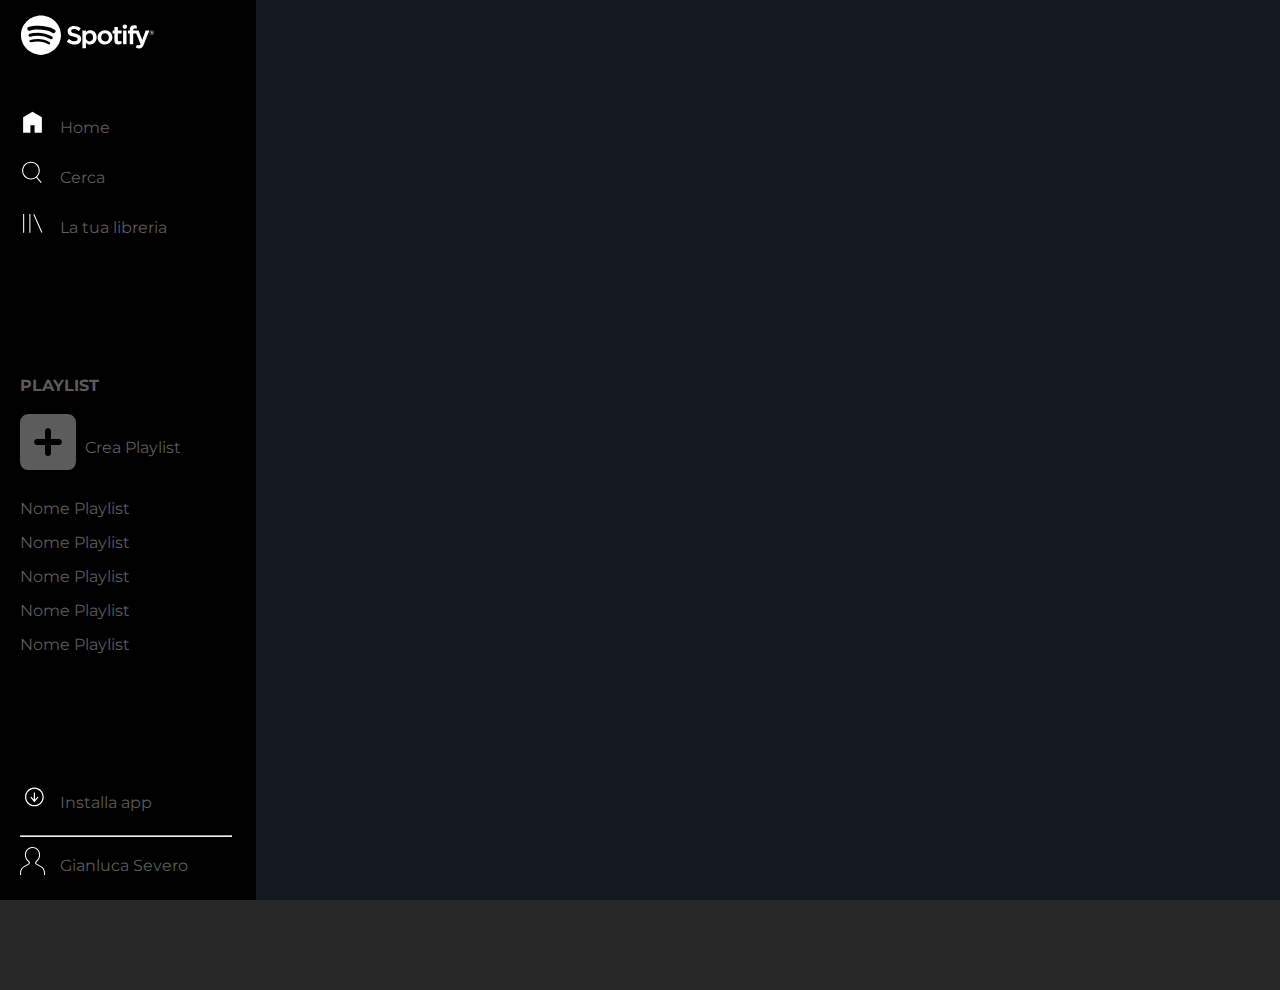
<file: day-1/index.html>
<!DOCTYPE html>
<html lang="en">
<head>
    <meta charset="UTF-8">
    <meta name="viewport" content="width=device-width, initial-scale=1.0">
    <!-- link per le icone -->
    <link rel="stylesheet" href="https://cdnjs.cloudflare.com/ajax/libs/font-awesome/6.7.2/css/all.min.css"
    integrity="sha512-Evv84Mr4kqVGRNSgIGL/F/aIDqQb7xQ2vcrdIwxfjThSH8CSR7PBEakCr51Ck+w+/U6swU2Im1vVX0SVk9ABhg=="
    crossorigin="anonymous" referrerpolicy="no-referrer" />
    

    <!-- google font -->
    <link rel="preconnect" href="https://fonts.googleapis.com">
    <link rel="preconnect" href="https://fonts.gstatic.com" crossorigin>
    <link href="https://fonts.googleapis.com/css2?family=Montserrat:ital,wght@0,100..900;1,100..900&display=swap" rel="stylesheet">

    <!-- mio stile -->
    <link rel="stylesheet" href="css/style.css">
    <title>Spotify</title>
</head>
<body>

<div class="container">
    <div class="sidebar">
        <div class="logo">
            <span class="small-logo"><img src="../img/logo-small.svg" alt="logo spotify"></span>
            <span class="big-logo"><img src="../img/logo.svg" alt="big logo spotify"></span>
        </div>
        <div class="list">
            <ul class="list-icon">
                <li><img src="../img/home.svg" alt="home"><span>Home</span></li>
                <li><img src="../img/search.svg" alt="search"><span>Cerca</span></li>
                <li><img src="../img/libreria.svg" alt="libreria"><span>La tua libreria</span></li>
            </ul>
            <ul class="list-icon">
                <li><strong><span>PLAYLIST</span></strong></li>
                <li><i class="fa-solid fa-square-plus"></i><span> Crea Playlist</span></li>
                <li><span>Nome Playlist</span></li>
                <li><span>Nome Playlist</span></li>
                <li><span>Nome Playlist</span></li>
                <li><span>Nome Playlist</span></li>
                <li><span>Nome Playlist</span></li>
            </ul>
            <ul class="list-icon">
                <li><img src="../img/download.svg" alt="download"><span>Installa app</span></li>
                <hr>
                <li><img src="../img/profile.svg" alt="profile"><span>Gianluca Severo</span></li>
            </ul>
        </div>
    </div>
    <div class="main-content">
        <header class="header">
            <!-- Header content -->
        </header>
        <main class="body">
            <!-- Main content -->
        </main>
    </div>
</div>
<footer class="footer"></footer>

</body>
</html>
</file>
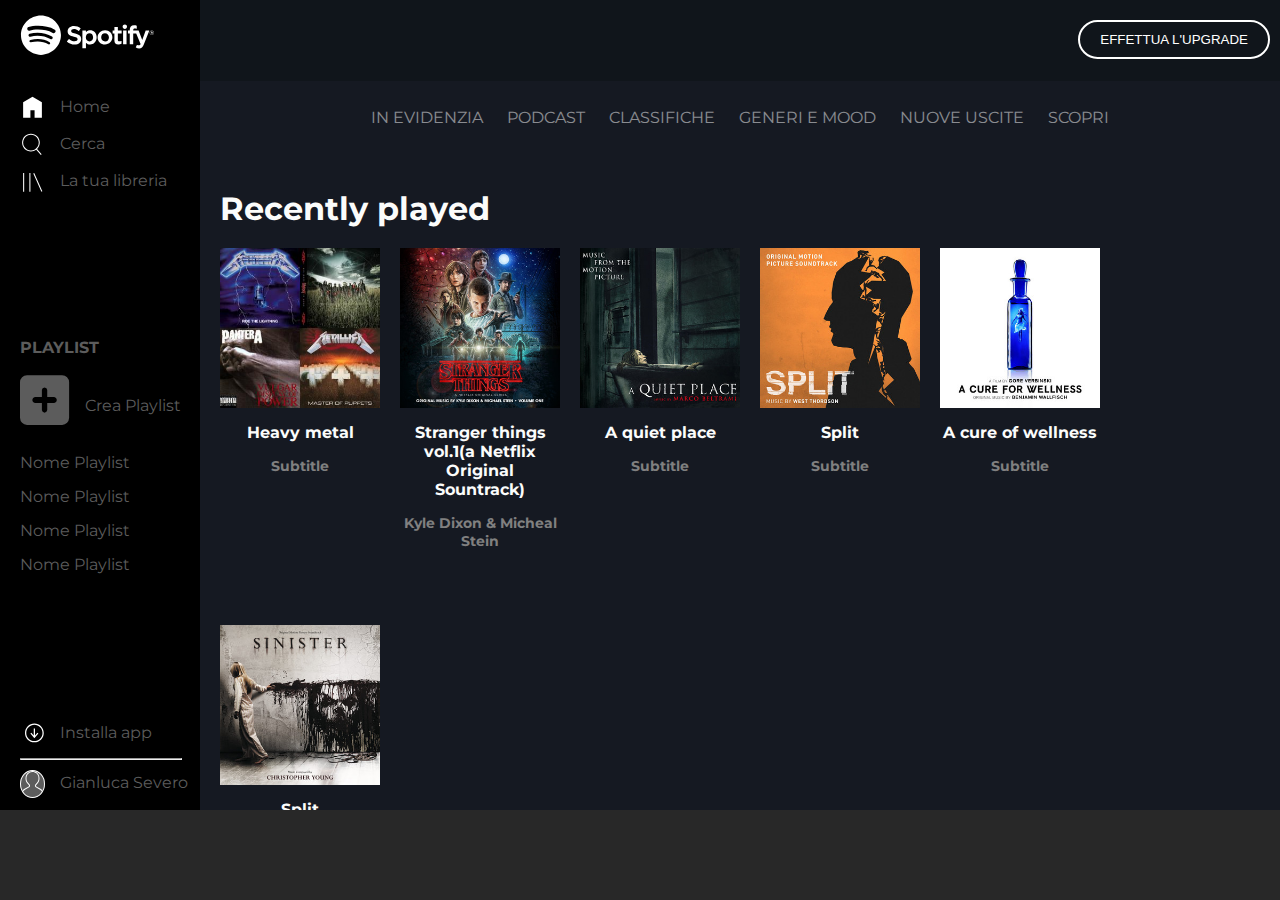
<file: day-2/index.html>
<!DOCTYPE html>
<html lang="en">
<head>
    <meta charset="UTF-8">
    <meta name="viewport" content="width=device-width, initial-scale=1.0">
    <!-- link per le icone -->
    <link rel="stylesheet" href="https://cdnjs.cloudflare.com/ajax/libs/font-awesome/6.7.2/css/all.min.css"
    integrity="sha512-Evv84Mr4kqVGRNSgIGL/F/aIDqQb7xQ2vcrdIwxfjThSH8CSR7PBEakCr51Ck+w+/U6swU2Im1vVX0SVk9ABhg=="
    crossorigin="anonymous" referrerpolicy="no-referrer" />
    

    <!-- google font -->
    <link rel="preconnect" href="https://fonts.googleapis.com">
    <link rel="preconnect" href="https://fonts.gstatic.com" crossorigin>
    <link href="https://fonts.googleapis.com/css2?family=Montserrat:ital,wght@0,100..900;1,100..900&display=swap" rel="stylesheet">

    <!-- mio stile -->
    <link rel="stylesheet" href="css/style.css">
    <title>Spotify</title>
</head>
<body>

<div class="container">
    <div class="sidebar">
        <div class="logo">
            <span class="small-logo"><img src="../img/logo-small.svg" alt="logo spotify"></span>
            <span class="big-logo"><img src="../img/logo.svg" alt="big logo spotify"></span>
        </div>
        <div class="list">
            <ul class="list-icon">
                <li><img class="home-grey" src="../img/home.svg" alt="home"><span>Home</span></li>
                <li><img src="../img/search.svg" alt="search"><span>Cerca</span></li>
                <li><img src="../img/libreria.svg" alt="libreria"><span>La tua libreria</span></li>
            </ul>
            <ul class="list-icon">
                <li><strong><span>PLAYLIST</span></strong></li>
                <li><i class="fa-solid fa-square-plus"></i><span> Crea Playlist</span></li>
                <li><span>Nome Playlist</span></li>
                <li><span>Nome Playlist</span></li>
                <li><span>Nome Playlist</span></li>
                <li><span>Nome Playlist</span></li>
                

            </ul>
            <ul class="list-icon">
                <li><img src="../img/download.svg" alt="download"><span>Installa app</span></li>
                <hr>
                <li><img class="profile" src="../img/profile.svg" alt="profile"><span>Gianluca Severo</span></li>
            </ul>
        </div>
    </div>
    <div class="main-content">
         <!-- Header content -->
        <div class="header-content">
          <div class="upgrade">
            <div><button class="btn-upgrade">Effettua l'upgrade</button></div>
          </div>
        </div>
               <!-- Main content -->
       <div class="music-content">
            <div class="category">
                <ul class="list-category">
                    <li><a href="#">in evidenzia</a></li>
                    <li><a href="#">podcast</a></li>
                    <li><a href="#">classifiche</a></li>
                    <li><a href="#">generi e mood</a></li>
                    <li><a href="#">nuove uscite</a></li>
                    <li><a href="#">scopri</a></li>
                </ul>
            </div>
            <div class="container-music">
                <h1>Recently played</h1>
                <div class="list-music">
                    <ul>
                        <li>
                            <div class="music-item">
                                <img src="../img/metal_lifting.jpg" alt="metal">
                                <h3>Heavy metal</h3>
                                <p>Subtitle</p>
                            </div>
                        </li>
                        <li>
                            <div class="music-item">
                                <img src="../img/stranger.jpeg" alt="Stranger Things">
                                <h3>Stranger things vol.1(a Netflix Original Sountrack) </h3>
                                <p>Kyle Dixon & Micheal Stein</p>
                            </div>
                        </li>
                        <li>
                            <div class="music-item">
                                <img src="../img/aquietplace.jpeg" alt="quiet place">
                                <h3>A quiet place</h3>
                                <p>Subtitle</p>
                            </div>
                        </li>
                        <li>
                            <div class="music-item">
                                <img src="../img/split.jpeg" alt="split">
                                <h3>Split</h3>
                                <p>Subtitle</p>
                            </div>
                        </li>
                        <li>
                            <div class="music-item">
                                <img src="../img/cure.jpeg" alt="a cure of wellness">
                                <h3>A cure of wellness</h3>
                                <p>Subtitle</p>
                            </div>
                        </li>
                        <li>
                            <div class="music-item">
                                <img src="../img/sinister.jpeg" alt="split">
                                <h3>Split</h3>
                                <p>Subtitle</p>
                            </div>
                        </li>
                    </ul>


                    <h1>Creato per Gianluca Severo</h1>
                    <p>Più ascolti, più saranno accurati i suggerimenti.</p>
                    <div class="list-music">
                        <ul> <!-- AGGIUNTO UL PER CORRETTEZZA -->
                            <li>
                                <div class="music-item">
                                    <img src="../img/radar.jpeg" alt="Release Radar">
                                    <h3>Release Radar</h3>
                                </div>
                            </li>
                            <li>
                                <div class="music-item">
                                    <img src="../img/mixdaily.jpeg" alt="Daily Mix 1">
                                    <h3>Daily Mix 1</h3>
                                </div>
                            </li>
                        </ul>
                    </div>
                    
                    

                    <h1>Artisti più popolari</h1>
                    <p>Più ascolti, più saranno accurati i suggerimenti.</p>
                    <div class="list-music">
                        <ul>
                            <li>
                                <div class="music-item">
                                    <img class="img-circle" src="../img/youg.jpeg" alt="youg">
                                    <h3>Youg</h3>
                                </div>
                            </li>
                            <li>
                                <div class="music-item">
                                    <img class="img-circle" src="../img/einaudi.jpeg" alt="einaudi">
                                    <h3>Einaudi</h3>
                                </div>
                            </li>
                        </ul>
                    </div>  

                </div>
                
            </div>

       </div>
        
      
    </div>
</div>
<footer class="footer"></footer>

</body>
</html>
</file>
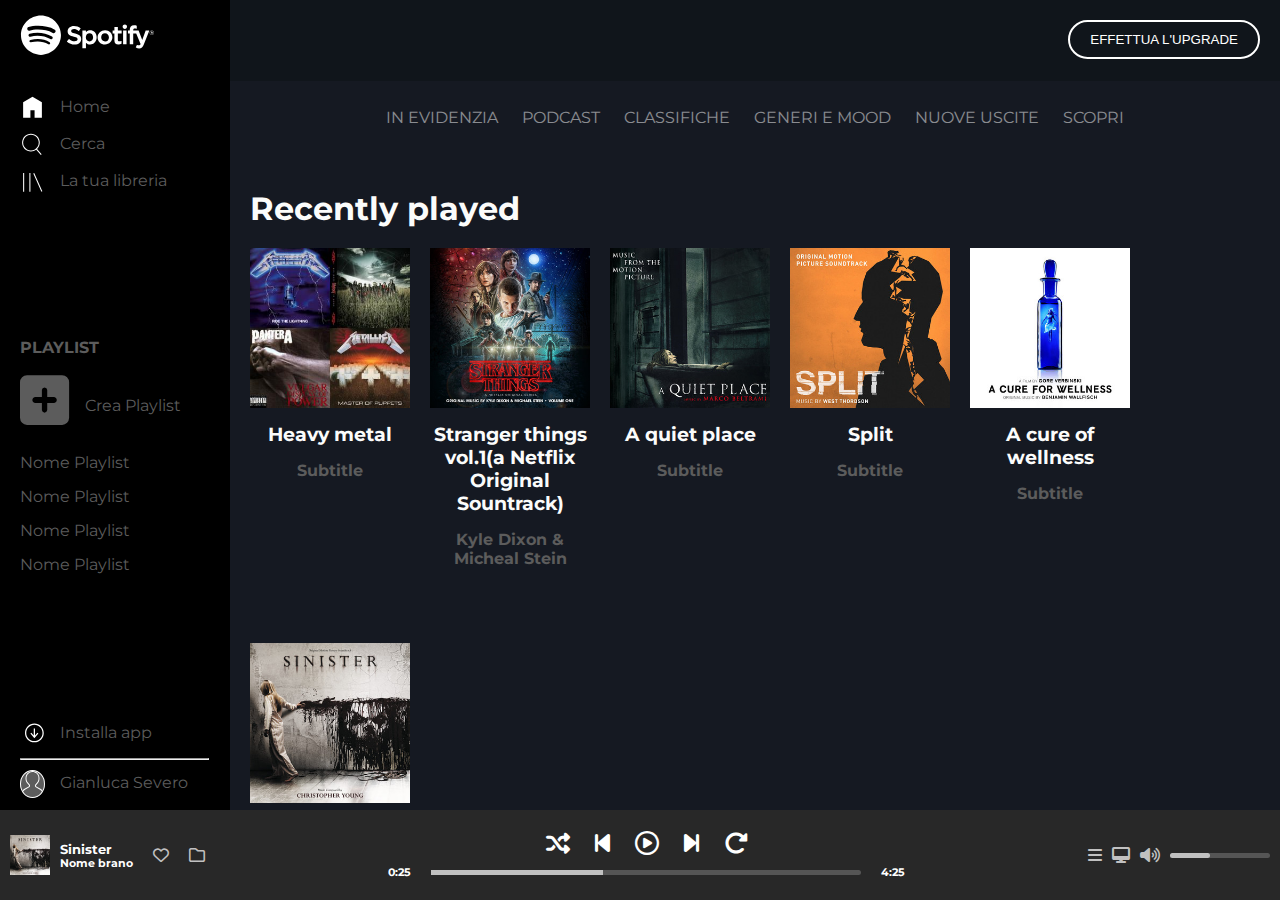
<file: day-3/index.html>
<!DOCTYPE html>
<html lang="en">
<head>
    <meta charset="UTF-8">
    <meta name="viewport" content="width=device-width, initial-scale=1.0">
    <!-- link per le icone -->
    <link rel="stylesheet" href="https://cdnjs.cloudflare.com/ajax/libs/font-awesome/6.7.2/css/all.min.css"
    integrity="sha512-Evv84Mr4kqVGRNSgIGL/F/aIDqQb7xQ2vcrdIwxfjThSH8CSR7PBEakCr51Ck+w+/U6swU2Im1vVX0SVk9ABhg=="
    crossorigin="anonymous" referrerpolicy="no-referrer" />
    

    <!-- google font -->
    <link rel="preconnect" href="https://fonts.googleapis.com">
    <link rel="preconnect" href="https://fonts.gstatic.com" crossorigin>
    <link href="https://fonts.googleapis.com/css2?family=Montserrat:ital,wght@0,100..900;1,100..900&display=swap" rel="stylesheet">

    <!-- mio stile -->
    <link rel="stylesheet" href="css/style.css">
    <title>Spotify</title>
</head>
<body>

<div class="container">
    <div class="sidebar">
        <div class="logo">
            <span class="small-logo"><img src="../img/logo-small.svg" alt="logo spotify"></span>
            <span class="big-logo"><img src="../img/logo.svg" alt="big logo spotify"></span>
        </div>
        <div class="list">
            <ul class="list-icon">
                <li><img class="home-grey" src="../img/home.svg" alt="home"><span>Home</span></li>
                <li><img src="../img/search.svg" alt="search"><span>Cerca</span></li>
                <li><img src="../img/libreria.svg" alt="libreria"><span>La tua libreria</span></li>
            </ul>
            <ul class="list-icon">
                <li><strong><span>PLAYLIST</span></strong></li>
                <li><i class="fa-solid fa-square-plus"></i><span> Crea Playlist</span></li>
                <li><span>Nome Playlist</span></li>
                <li><span>Nome Playlist</span></li>
                <li><span>Nome Playlist</span></li>
                <li><span>Nome Playlist</span></li>
                

            </ul>
            <ul class="list-icon">
                <li><img src="../img/download.svg" alt="download"><span>Installa app</span></li>
                <hr>
                <li><img class="profile" src="../img/profile.svg" alt="profile"><span>Gianluca Severo</span></li>
            </ul>
        </div>
    </div>
    <div class="main-content">
         <!-- Header content -->
        <div class="header-content">
          <div class="upgrade">
            <div><button class="btn-upgrade">Effettua l'upgrade</button></div>
          </div>
        </div>
               <!-- Main content -->
       <div class="music-content">
            <div class="category">
                <ul class="list-category">
                    <li><a href="#">in evidenzia</a></li>
                    <li><a href="#">podcast</a></li>
                    <li><a href="#">classifiche</a></li>
                    <li><a href="#">generi e mood</a></li>
                    <li><a href="#">nuove uscite</a></li>
                    <li><a href="#">scopri</a></li>
                </ul>
            </div>
            <div class="container-music">
                <h1>Recently played</h1>
                <div class="list-music">
                    <ul>
                        <li>
                            <div class="music-item">
                                <img src="../img/metal_lifting.jpg" alt="metal">
                                <div class="album-hover">
                                    <i class="fa-regular fa-circle-play"></i>
                                </div>
                            </div>
                            <h3>Heavy metal</h3>
                            <p>Subtitle</p>
                        </li>
                        <li>
                            <div class="music-item">
                                <img src="../img/stranger.jpeg" alt="Stranger Things">
                                <div class="album-hover">
                                    <i class="fa-regular fa-circle-play"></i>
                                </div>
                            </div>
                            <h3>Stranger things vol.1(a Netflix Original Sountrack) </h3>
                            <p>Kyle Dixon & Micheal Stein</p>
                        </li>
                        <li>
                            <div class="music-item">
                                <img src="../img/aquietplace.jpeg" alt="quiet place">
                                <div class="album-hover">
                                    <i class="fa-regular fa-circle-play"></i>
                                </div>
                            </div>
                            <h3>A quiet place</h3>
                            <p>Subtitle</p>
                        </li>

                        <li>
                            <div class="music-item">
                                <img src="../img/split.jpeg" alt="split">
                                <div class="album-hover">
                                    <i class="fa-regular fa-circle-play"></i>
                                </div>
                            </div>
                            <h3>Split</h3>
                            <p>Subtitle</p>
                        </li>
                        <li>
                            <div class="music-item">
                                <img src="../img/cure.jpeg" alt="a cure of wellness">
                                <div class="album-hover">
                                    <i class="fa-regular fa-circle-play"></i>
                                </div>
                            </div>
                            <h3>A cure of wellness</h3>
                            <p>Subtitle</p>
                        </li>
                        <li>
                            <div class="music-item">
                                <img src="../img/sinister.jpeg" alt="split">
                                <div class="album-hover">
                                    <i class="fa-regular fa-circle-play"></i>
                                </div>
                            </div>
                            <h3>Split</h3>
                            <p>Subtitle</p>
                        </li>
                    </ul>


                    <h1>Creato per Gianluca Severo</h1>
                    <p>Più ascolti, più saranno accurati i suggerimenti.</p>
                    <div class="list-music">
                        <ul> 
                            <li>
                                <div class="music-item">
                                    <img src="../img/radar.jpeg" alt="Release Radar">
                                    <div class="album-hover">
                                        <i class="fa-regular fa-circle-play"></i>
                                    </div>
                                </div>
                                <h3>Release Radar</h3>
                            </li>
                            <li>
                                <div class="music-item">
                                    <img src="../img/mixdaily.jpeg" alt="Daily Mix 1">
                                    <div class="album-hover">
                                        <i class="fa-regular fa-circle-play"></i>
                                    </div>
                                </div>
                                <h3>Daily Mix 1</h3>
                            </li>
                        </ul>
                    </div>
                    
                    

                    <h1>Artisti più popolari</h1>
                    <p>Più ascolti, più saranno accurati i suggerimenti.</p>
                    <div class="list-music">
                        <ul>
                            <li>
                                <div class="music-item">
                                    <img class="img-circle" src="../img/youg.jpeg" alt="youg">
                                    <div class="album-hover">
                                        <i class="fa-regular fa-circle-play"></i>
                                    </div>
                                </div>
                                <h3>Youg</h3>
                            </li>
                            <li>
                                <div class="music-item">
                                    <img class="img-circle" src="../img/einaudi.jpeg" alt="einaudi">
                                    <div class="album-hover">
                                        <i class="fa-regular fa-circle-play"></i>
                                    </div>
                                </div>
                                <h3>Einaudi</h3>
                            </li>
                        </ul>
                    </div>  

                </div>
                
            </div>

       </div>
        
      
    </div>
</div>
<footer class="footer">

        <div class="left-menu">
            <div><img src="../img/sinister.jpeg" alt="split"></div>

            <div class="left-menu">
                <div class="titolo-brano">
                    <h5>Sinister</h5>
                    <h6>Nome brano</h6>
                </div>
            </div>

            <div class="icon-left">
                <div><i class="fa-regular fa-heart"></i></div>
                <div><i class="fa-regular fa-folder"></i></div>
            </div>
        </div>


        <div class="center-menu">
            <div class="btn-start">
                <div><i class="fa-solid fa-shuffle"></i></div>
                <div><i class="fa-solid fa-backward-step"></i></div>
                <div><i class="fa-regular fa-circle-play play-btn"></i></div>
                <div><i class="fa-solid fa-forward-step"></i></div>
                <div><i class="fa-solid fa-rotate-right"></i></div>
            </div>
            <div class="tempo-volume">
                <h6>0:25</h6>
                <div class="volume-bar-center">
                     <div class="volume-level-center"></div>
                </div>
                <h6>4:25</h6>
            </div>

        </div>
        <div class="right-menu">    
            <div class="icon-right">
                <i class="fa-solid fa-bars"></i>
                <i class="fa-solid fa-desktop"></i>
                <i class="fa-solid fa-volume-high"></i>
            </div>
            <div class="volume-bar">
                <div class="volume-level"></div>
            </div>
           
            

        </div>

    
</footer>

</body>
</html>
</file>
<file: day-1/css/style.css>
/* STILE IN COMUNE */

* {
    margin: 0;
    padding: 0;
    box-sizing: border-box;
}

body {
    font-family: "Montserrat", serif;
    
}

img{
    width: 100%;
    display: block;
}

hr{
    display: none;
}


/* LAYOUT */
.container {
    display: flex;
    min-height: 100vh; /*  min-height invece di height per permettere la crescita */
}

.sidebar {
    background-color: #000000;
    width: 20vw;
    min-height: 100vh; /* l'altezza al 100% del contenitore */
    display: flex;
    flex-direction: column;
    align-items: center; 
    padding-top: 15px;
    
}


.main-content{
    display: flex;
    flex-direction: column;
}

.header{
    background-color: #10151b;
    height: 90px;
    width: 80vw;
}

.body {
    background-color: #151922;
    flex-grow: 1;  
    width: 100%;
    min-height: 100%;
   
}

footer{
    height: 10vh;
    width: 100vw;
    background-color: #282828;
}

/* LOGO */
.logo {
    display: flex;
    flex-direction: column;
    align-items: center; 
    width: 100%;
}

.logo .small-logo img {
    width: 30px;
    height: auto;
    padding: 10px 0 20px;
}

.logo .big-logo img {
    display: none;
    padding-bottom: 20px;

}

/* LISTA ICONE */
.list {
    display: flex;
    width: 100%;
    justify-content: center;
    flex-direction: column;
    justify-content: space-between;
    flex-grow: 1; 
}


.list .list-icon {
    display: flex;
    flex-direction: column;
    align-items: center;
    width: 100%;
    margin-top: 15px;
}

.list .list-icon li {
    display: flex;
    align-items: center;
    gap: 15px;
    justify-content: center;  
    
}

.list .list-icon img {
    width: 25px;
    height: auto;
    margin-bottom: 25px;
}

.list .list-icon span {
    display: none;
    margin-bottom: 15px;  
}

.list .list-icon i{
    display: none;
}


/* ---- MODALITÀ DESKTOP ---- */
@media screen and (min-width: 1024px) {
    /* LOGO */
    .logo .small-logo img {
        display: none;
    }
    .logo .big-logo img {
        display: block;
        width: 135px;
        height: auto;
        margin-bottom: 20px;
    }

    .logo {
        display: flex;
        flex-direction: column;
        align-items: flex-start; 
        width: 100%;
    }

    /* Sidebar */
    .sidebar {
        align-items: flex-start;
        padding-left: 20px;
    }

    /* LISTA ICONE */
    /* .list {
        justify-content: flex-start;
        width: 100%;
    } */

    .list .list-icon {
        align-items: flex-start; 
    }

    .list .list-icon span {
        display: inline-block;
        color: #5c5c5c;
        
    }

    .list .list-icon i{
        display: block;
        font-size: 4em;
        color: #5c5c5c;
        padding-right: 50px;
        border-radius: 0%;
    }
    
    .list .list-icon i {
        width: 25px;
        height: auto;
        margin-bottom: 25px;
    }
    

    .list-icon hr{
        display: block;
        width: 90%;
        margin-bottom: 10px;
    }

}
</file>
<file: day-2/css/style.css>
/* STILE IN COMUNE */

* {
    margin: 0;
    padding: 0;
    box-sizing: border-box;
}



body {
    font-family: "Montserrat", serif;
    
    
}

img{
    width: 100%;
    display: block;
}

hr{
    display: none;
}

ul {
    list-style: none;
}

a {
    text-decoration: none;
}

h1{
    color: #fbfcfb;
    margin-bottom: 20px;
    
}

h3{
    color: #fbfcfb;
    padding-bottom: 15px;
    padding-top: 15px;
}

p {
    color: #5c5c5c;
    font-weight: bold;
    margin-bottom: 40px;
}



/* LAYOUT */
.container {
    display: flex;
    height: 90vh; /*  min-height invece di height per permettere la crescita */
}

.sidebar {
    background-color: #000000;
    width: 50px; 
    height: 90vh;
    display: flex;
    flex-direction: column;
    align-items: center; 
    padding-top: 15px;
    margin-top: auto;
    flex-shrink: 0;

    overflow-y: auto; /* Abilita lo scroll solo in verticale */
    overflow-x: hidden; /* Evita lo scroll orizzontale */
    
}



.main-content{
    display: flex;
    flex-direction: column;
    flex-grow: 1;
    
}

.header-content{
  
    height: 90px;
    background-color:#10151b;
}

.music-content{
   
    height: 100%;
    background-color: #151922;
    overflow-y: auto; /* Abilita lo scroll solo in verticale */
    overflow-x: hidden; /* Evita lo scroll orizzontale */
}



footer{
    height: 10vh;
    background-color: #282828;
}

/* LOGO */
.logo {
    display: flex;
    flex-direction: column;
    align-items: center; 
    width: 100%;
}

.logo .small-logo img {
    width: 30px;
    height: auto;
    padding: 10px 0 20px;
}

.logo .big-logo img {
    display: none;
    padding-bottom: 20px;

}

/* LISTA ICONE */
.list {
    display: flex;
    width: 100%;
    justify-content: center;
    flex-direction: column;
    justify-content: space-between;
    flex-grow: 1; 
}


.list .list-icon {
    display: flex;
    flex-direction: column;
    align-items: center;
    width: 100%;
}

.list .list-icon li {
    display: flex;
    align-items: center;
    gap: 15px;
    justify-content: center;  
    
}

.list .list-icon img {
    width: 25px;
    height: auto;
    margin-bottom: 12px;
    mask-image: #5c5c5c;
}

.list .list-icon span {
    display: none;
    margin-bottom: 15px;  
}

.list .list-icon i{
    display: none;
}


.profile {
    background-color: #5c5c5c;
    width: 60px; 
    height: 60px; 
    border-radius: 50%;
    border: 1px solid white;
}



/* HEADER CONTENT */
.upgrade{
    text-align: right;
    margin-top: 20px;
    margin-right: 10px;
    
}
.btn-upgrade {
    border: none;
    padding: 10px 20px;
    text-transform: uppercase;
    border-radius: 50px; 
    color: white;
    background-color: transparent;
    border: 2px solid white;    
    }


/* BODY CONTENT */

.list-category{
    text-transform: uppercase;
    display: flex;
    justify-content: center;
    flex-wrap: wrap;
    gap: 20px; 
    padding: 0 30px;
    margin-bottom: 40px;
    margin-top: 25px;
    
}
.list-category li{
    border: 2px solid transparent;
}
.list-category a{
    color: #ffffff;
    opacity: 0.5;
}

.list-category li a:hover{
    border-bottom: 2px solid #adff2f;
    margin-bottom: 50px;
}

/* MAIN CONTENT STILE */
 .container-music{
    padding: 40px;
    width: 100%;

}


.list-music ul {
    display: flex;
    flex-wrap: wrap;
    gap: 20px;
    padding: 0;
    list-style: none; 
}

.list-music li {
    width: 200px;
    text-align: center;
    padding-bottom: 15px;
    display: flex;
    flex-direction: column;
    align-items: center;
}

.music-item {
    display: flex;
    flex-direction: column;
    align-items: center;
    width: 100%;
}

.music-item img {
    width: 100%;
    height: auto; /* Mantiene le proporzioni corrette */
    object-fit: cover;
}

.music-item h3 {
    font-size: 16px;
    word-wrap: break-word; /* Spezza le parole lunghe */
    text-align: center;
    width: 100%; /* Mantiene il testo dentro il contenitore */
}

.music-item p {
    font-size: 14px;
    color: gray;
}

.img-circle{
    width: 100%;
    height: 100%;
    border-radius: 50%;
}



/* MODALITA S */
@media screen and (min-width: 580px) {

    h1 {
        max-width: 100%;
        word-wrap: break-word;
        text-align: left; 
    }

    .container-music {
        padding: 20px; 
        width: 100%;
    }


    .logo .small-logo img {
        display: none;
    }
    .logo .big-logo img {
        display: block;
        width: 135px;
        height: auto;
        margin-bottom: 20px;
    }

    .logo {
        display: flex;
        flex-direction: column;
        align-items: flex-start; 
        width: 100%;
    }

    /* Sidebar */
    .sidebar {
        align-items: flex-start;
        padding-left: 20px;
        width: 200px;
        flex-shrink: 0;

    }

    /* LISTA ICONE */
    /* .list {
        justify-content: flex-start;
        width: 100%;
    } */

    .list .list-icon {
        align-items: flex-start; 
    }

    .list .list-icon span {
        display: inline-block;
        color: #5c5c5c;
        
    }

    .list .list-icon i{
        display: block;
        font-size: 3.5em;
        color: #5c5c5c;
        padding-right: 50px;
        border-radius: 0%;
    }
    
    .list .list-icon i {
        width: 25px;
        height: auto;
        margin-bottom: 25px;
    }
    

    .list-icon hr{
        display: block;
        width: 90%;
        margin-bottom: 10px;
    }

    .list-music ul {
        display: flex;
        flex-wrap: wrap; 
        gap: 20px; 
    }

    .list-music li {
        width: 160px; 
    }
}
</file>
<file: day-3/css/style.css>
/* STILE IN COMUNE */

* {
    margin: 0;
    padding: 0;
    box-sizing: border-box;
}



body {
    font-family: "Montserrat", serif;
    height: 100vh;
    
}

img{
    width: 100%;
    display: block;
}

hr{
    display: none;
}

ul {
    list-style: none;
}

a {
    text-decoration: none;
}

h1{
    color: #fbfcfb;
    margin-bottom: 20px;
    
}

h3{
    color: #fbfcfb;
    padding-bottom: 15px;
    padding-top: 15px;
}

p {
    color: #5c5c5c;
    font-weight: bold;
    margin-bottom: 40px;
}



/* LAYOUT */
.container {
    display: flex;
    height: calc(100% - 90px); /*  min-height invece di height per permettere la crescita */
}

.sidebar {
    background-color: #000000;
    width: 50px; 
    height: 100%;
    display: flex;
    flex-direction: column;
    align-items: center; 
    padding-top: 15px;
    margin-top: auto;
    flex-shrink: 0;
    overflow-y: auto; /* Abilita lo scroll solo in verticale */
    overflow-x: hidden; /* Evita lo scroll orizzontale */
    
}



.main-content{
    display: flex;
    flex-direction: column;
    flex-grow: 1;
    
}

.header-content{
  
    height: 90px;
    background-color:#10151b;
}

.music-content{
   
    height: 100%;
    background-color: #151922;
    overflow-y: auto; /* Abilita lo scroll solo in verticale */
    overflow-x: hidden; /* Evita lo scroll orizzontale */
}



/* HOVER SIDEBAR */
.sidebar .list .list-icon li {
    cursor: pointer;
}

.sidebar .list .list-icon li:hover span {
    color: white; 
}



.sidebar .list .list-icon li:hover i {
    color: white;
}





footer{
    height: 90px;
    background-color: #282828;
    display: flex;
    align-items: center;
    justify-content: space-between;
    color: #ffffff;
    padding: 0 10px;
}

/* STILE FOOTER MUSICA */

.left-menu, .right-menu {
    display: flex;
    gap: 10px;
    align-items: center;
    justify-content: center;
}

.left-menu img{
    width: 40px;
    height: 40px;
    height: auto; /* Mantiene le proporzioni corrette */
    object-fit: cover;
}

.icon-left{
    color: #c1c1c1;
    cursor: pointer;
}

.icon-left div i:hover{
    color: white;
}


/* bottoni nella parte destra del footer */
/* Contenitore della barra del volume */
.volume-bar {
    width: 100px; 
    height: 5px; 
    background-color: #555; 
    border-radius: 5px;
}

/* Indicatore del livello del volume */
.volume-level {
    width: 40%; /* Percentuale del volume (modifica per simulare diversi livelli) */
    height: 100%;
    background-color: #c1c1c1; /* Colore della barra del volume */
    border-radius: 5px;
    cursor: pointer;
}

.volume-level:hover{
    background-color: #adff2f;
}


.icon-right{
    display: flex;
    gap: 10px;
    color: #c1c1c1;
    cursor: pointer;
} 

.right-menu .icon-right i:hover{
    color: white
}


/* bottoni play centrale */
.btn-start{
    display: flex;
    align-items: center;
    gap: 25px;
    color: white;
    font-size: 15px;
    justify-content: center;
}

.play-btn{
    font-size: 25px;
}

.btn-start div i {
    font-size: 24px; 
    cursor: pointer; 
}

.btn-start div i:hover {
    transform: scale(1.2); /* Ingrandisce l'icona */
    
}

.upgrade div button{
    cursor: pointer;
}

.upgrade div button:hover{
    transform: scale(1.2); 

}
/* volume barra centrale */
.volume-bar-center {

    width: 120px; 
    height: 5px;
    background-color: #555; 
    border-radius: 5px;
    text-align: center;
}

.volume-level-center {
    width: 40%; 
    height: 100%;
    background-color: #c1c1c1; 
    cursor: pointer;
}

.tempo-volume{
    display: flex;
    align-items: center;
    justify-content: space-between;
    margin-top: 10px;
    gap: 10px;
}

.volume-level-center:hover{
    background-color: #adff2f;
}






/* LOGO */
.logo {
    display: flex;
    flex-direction: column;
    align-items: center; 
    width: 100%;
}

.logo .small-logo img {
    width: 30px;
    height: auto;
    padding: 10px 0 20px;
}

.logo .big-logo img {
    display: none;
    padding-bottom: 20px;

}






/* LISTA ICONE */
.list {
    display: flex;
    width: 100%;
    justify-content: center;
    flex-direction: column;
    justify-content: space-between;
    flex-grow: 1; 
}


.list .list-icon {
    display: flex;
    flex-direction: column;
    align-items: center;
    width: 100%;
}

.list .list-icon li {
    display: flex;
    align-items: center;
    gap: 15px;
    justify-content: center;  
    cursor: pointer;
}



.list .list-icon img {
    width: 25px;
    height: auto;
    margin-bottom: 12px;
    mask-image: #5c5c5c;
}

.list .list-icon span {
    display: none;
    margin-bottom: 15px;  
}

.list .list-icon i{
    display: none;
}


.profile {
    background-color: #5c5c5c;
    width: 60px; 
    height: 60px; 
    border-radius: 50%;
    border: 1px solid white;
}

/* HOVER SIDEBAR */

.list-icon li:hover {
    color: white;
}








/* HEADER CONTENT */
.upgrade{
    display: flex;
    justify-content: flex-end;
    padding: 20px 20px;
    
}
.btn-upgrade {
    border: none;
    padding: 10px 20px;
    text-transform: uppercase;
    border-radius: 50px; 
    color: white;
    background-color: transparent;
    border: 2px solid white;    
    }

    .upgrade div button{
        cursor: pointer;
    }
    
    .upgrade div button:hover{
        transform: scale(1.2); 
    
    }





/* BODY CONTENT */

.list-category{
    text-transform: uppercase;
    display: flex;
    justify-content: center;
    flex-wrap: wrap;
    gap: 20px; 
    padding: 0 30px;
    margin-bottom: 40px;
    margin-top: 25px;
    
}
.list-category li{
    border: 2px solid transparent;
}
.list-category a{
    color: #ffffff;
    opacity: 0.5;
}

.list-category li a:hover {
    border-bottom: 2px solid #adff2f;
    margin-bottom: 50px;
    
}

.list-category li:hover a {
    color: white; 
    opacity: 1; 
}

/* MAIN CONTENT STILE */
 .container-music{
    padding: 40px;
    width: 100%;
}

/* HOVER DELLE COPERTINE */
.music-content .container-music .list-music .music-item{
    position: relative;
    cursor: pointer;
}

.music-content .container-music .list-music .album-hover{
    position: absolute;
    background-color: rgba(0, 0, 0, 0.5);
    left: 0;
    width: 100%;
    height: 100%;
    display: none;
    align-items: center;
    justify-content: center;
}

.music-content .container-music .list-music .music-item:hover .album-hover{
    display: flex;
    color: #ffffff;
    font-size: 50px;
}




.list-music ul {
    display: flex;
    flex-wrap: wrap;
    gap: 20px;
    padding: 0;
    list-style: none; 
}

.list-music li {
    width: 200px;
    text-align: center;
    padding-bottom: 15px;
    display: flex;
    flex-direction: column;
    align-items: center;
}

.music-item {
    display: flex;
    flex-direction: column;
    align-items: center;
    width: 100%;
}

.music-item img {
    width: 100%;
    height: auto; /* Mantiene le proporzioni corrette */
    object-fit: cover;
}

.music-item h3 {
    font-size: 16px;
    word-wrap: break-word; /* Spezza le parole lunghe */
    text-align: center;
    width: 100%; /* Mantiene il testo dentro il contenitore */
}

.music-item p {
    font-size: 14px;
    color: gray;
}

.img-circle{
    width: 100%;
    height: 100%;
    border-radius: 50%;
}






/* MODALITA S */
@media screen and (min-width: 580px) {

    h1 {
        max-width: 100%;
        word-wrap: break-word;
        text-align: left; 
    }

    .container-music {
        padding: 20px; 
        width: 100%;
    }


    .logo .small-logo img {
        display: none;
    }
    .logo .big-logo img {
        display: block;
        width: 135px;
        height: auto;
        margin-bottom: 20px;
    }

    .logo {
        display: flex;
        flex-direction: column;
        align-items: flex-start; 
        width: 100%;
    }

    /* Sidebar */
    .sidebar {
        align-items: flex-start;
        padding-left: 20px;
        width: 230px;
        flex-shrink: 0;

    }

    .list .list-icon {
        align-items: flex-start; 
    }

    .list .list-icon span {
        display: inline-block;
        color: #5c5c5c;
        
    }

    .list .list-icon i{
        display: block;
        font-size: 3.5em;
        color: #5c5c5c;
        padding-right: 50px;
        border-radius: 0%;
    }
    
    .list .list-icon i {
        width: 25px;
        height: auto;
        margin-bottom: 25px;
    }
    

    .list-icon hr{
        display: block;
        width: 90%;
        margin-bottom: 10px;
    }

    .list-music ul {
        display: flex;
        flex-wrap: wrap; 
        gap: 20px; 
    }

    .list-music li {
        width: 160px; 
    }
}




@media screen and (min-width: 768px){
    .icon-left{
        display: flex;
        gap: 20px;
        margin-left: 10px;
    }


/* bottoni play centrale */
.btn-start{
    justify-content: center;
}

/* volume barra centrale */
.volume-bar-center {
    width: 250px; 
}

.tempo-volume{
    gap: 20px;
}

}


@media screen and (min-width: 992px){
    .volume-bar-center {
        width: 430px; 
    }
}
</file>
